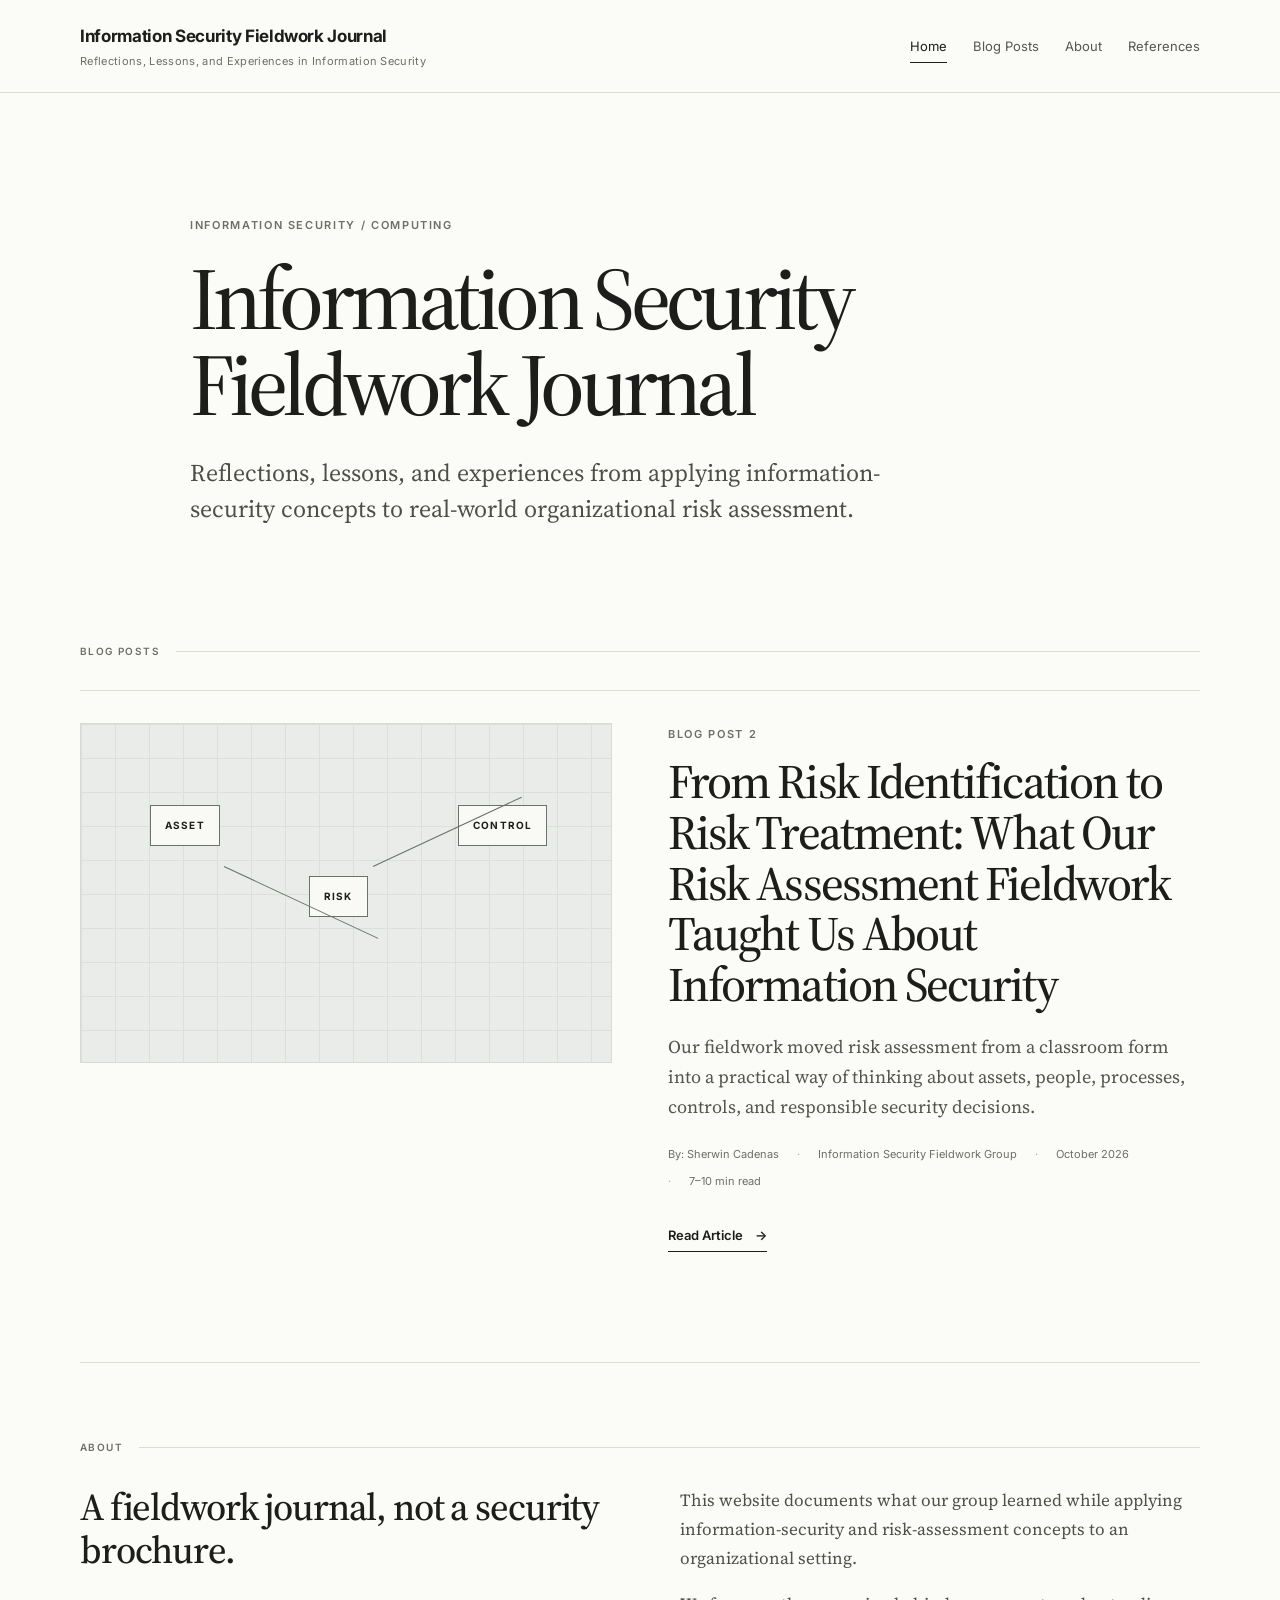
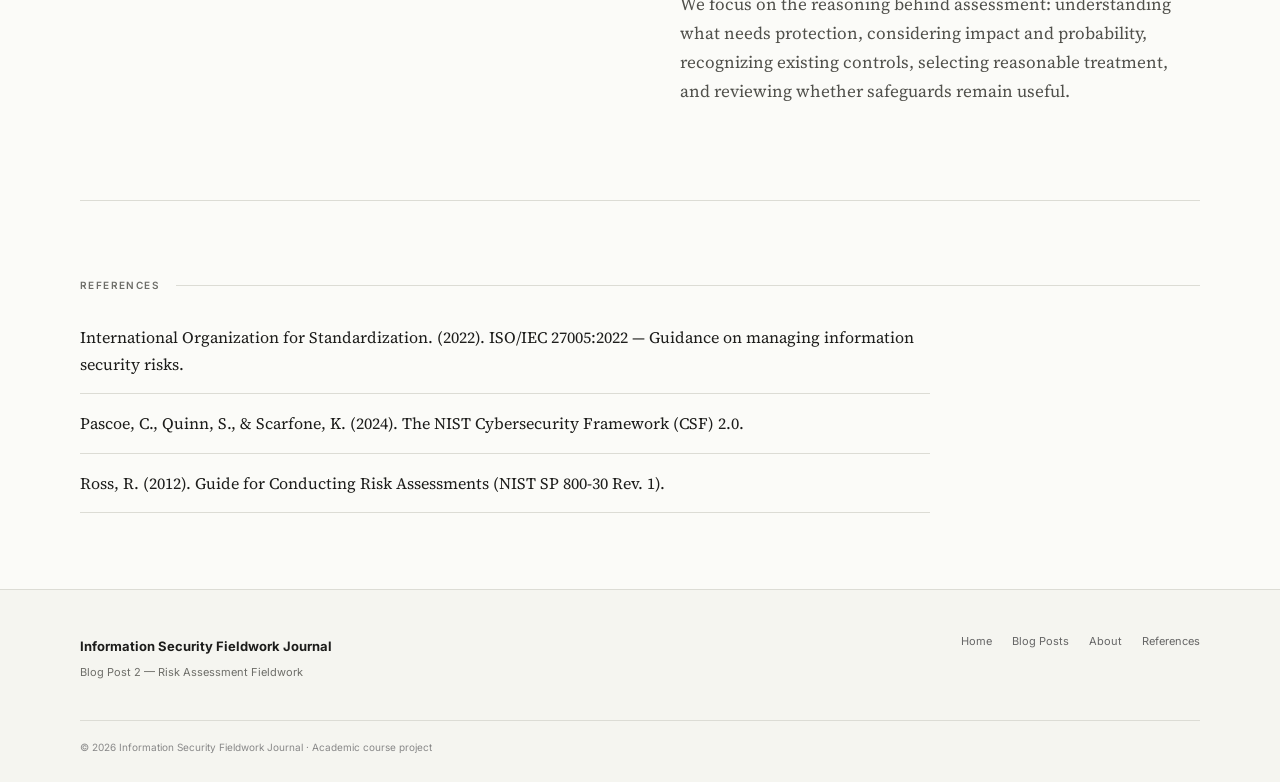
<file: index.html>
<!DOCTYPE html>
<html lang="en">
<head>
  <meta charset="UTF-8">
  <meta name="viewport" content="width=device-width, initial-scale=1.0">
  <meta name="description" content="Information Security Fieldwork Journal — reflections, lessons, and experiences in information security.">
  <title>Information Security Fieldwork Journal</title>
  <link rel="preconnect" href="https://fonts.googleapis.com">
  <link rel="preconnect" href="https://fonts.gstatic.com" crossorigin>
  <link href="https://fonts.googleapis.com/css2?family=Inter:wght@400;500;600;700&family=Source+Serif+4:opsz,wght@8..60,400;8..60,500;8..60,600&display=swap" rel="stylesheet">
  <link rel="stylesheet" href="styles.css">
</head>
<body>
<header class="site-header">
  <div class="container header-inner">
    <a class="brand" href="index.html">
      <span class="brand-title">Information Security Fieldwork Journal</span>
      <span class="brand-subtitle">Reflections, Lessons, and Experiences in Information Security</span>
    </a>
    <button class="menu-toggle" aria-label="Open navigation" aria-expanded="false">Menu</button>
    <nav class="site-nav" aria-label="Primary navigation">
      <a class="active" href="index.html">Home</a>
      <a href="blog-post-2.html">Blog Posts</a>
      <a href="#about">About</a>
      <a href="#references">References</a>
    </nav>
  </div>
</header>

<main>
  <section class="intro container">
    <p class="eyebrow">Information Security / Computing</p>
    <h1>Information Security<br>Fieldwork Journal</h1>
    <p class="intro-lead">Reflections, lessons, and experiences from applying information-security concepts to real-world organizational risk assessment.</p>
  </section>

  <section class="posts container" id="blog-posts">
    <div class="section-label">
      <span>Blog Posts</span>
      <span class="line"></span>
    </div>

    <article class="post-preview">
      <div class="post-image risk-art" role="img" aria-label="Abstract illustration representing information-security risk assessment">
        <div class="risk-grid"></div>
        <div class="risk-node node-a">ASSET</div>
        <div class="risk-node node-b">RISK</div>
        <div class="risk-node node-c">CONTROL</div>
        <div class="risk-arrow arrow-a"></div>
        <div class="risk-arrow arrow-b"></div>
      </div>
      <div class="post-copy">
        <p class="post-kicker">BLOG POST 2</p>
        <h2>From Risk Identification to Risk Treatment: What Our Risk Assessment Fieldwork Taught Us About Information Security</h2>
        <p class="post-excerpt">Our fieldwork moved risk assessment from a classroom form into a practical way of thinking about assets, people, processes, controls, and responsible security decisions.</p>
        <div class="post-meta">
          <span>By: Sherwin Cadenas</span>
          <span>Information Security Fieldwork Group</span>
          <span>October 2026</span>
          <span>7–10 min read</span>
        </div>
        <a class="text-button" href="blog-post-2.html">Read Article <span aria-hidden="true">→</span></a>
      </div>
    </article>
  </section>

  <section class="simple-section container" id="about">
    <div class="section-label"><span>About</span><span class="line"></span></div>
    <div class="two-col">
      <h2>A fieldwork journal, not a security brochure.</h2>
      <div>
        <p>This website documents what our group learned while applying information-security and risk-assessment concepts to an organizational setting.</p>
        <p>We focus on the reasoning behind assessment: understanding what needs protection, considering impact and probability, recognizing existing controls, selecting reasonable treatment, and reviewing whether safeguards remain useful.</p>
      </div>
    </div>
  </section>

  <section class="simple-section container" id="references">
    <div class="section-label"><span>References</span><span class="line"></span></div>
    <div class="reference-list">
      <a href="https://www.iso.org/standard/80585.html" target="_blank" rel="noopener">International Organization for Standardization. (2022). ISO/IEC 27005:2022 — Guidance on managing information security risks.</a>
      <a href="https://nvlpubs.nist.gov/nistpubs/CSWP/NIST.CSWP.29.pdf" target="_blank" rel="noopener">Pascoe, C., Quinn, S., &amp; Scarfone, K. (2024). The NIST Cybersecurity Framework (CSF) 2.0.</a>
      <a href="https://nvlpubs.nist.gov/nistpubs/Legacy/SP/nistspecialpublication800-30r1.pdf" target="_blank" rel="noopener">Ross, R. (2012). Guide for Conducting Risk Assessments (NIST SP 800-30 Rev. 1).</a>
    </div>
  </section>
</main>

<footer class="site-footer">
  <div class="container footer-inner">
    <div>
      <strong>Information Security Fieldwork Journal</strong>
      <p>Blog Post 2 — Risk Assessment Fieldwork</p>
    </div>
    <nav aria-label="Footer navigation">
      <a href="index.html">Home</a>
      <a href="blog-post-2.html">Blog Posts</a>
      <a href="#about">About</a>
      <a href="#references">References</a>
    </nav>
  </div>
  <div class="container footer-bottom">© 2026 Information Security Fieldwork Journal · Academic course project</div>
</footer>
<script src="script.js"></script>
</body>
</html>
</file>
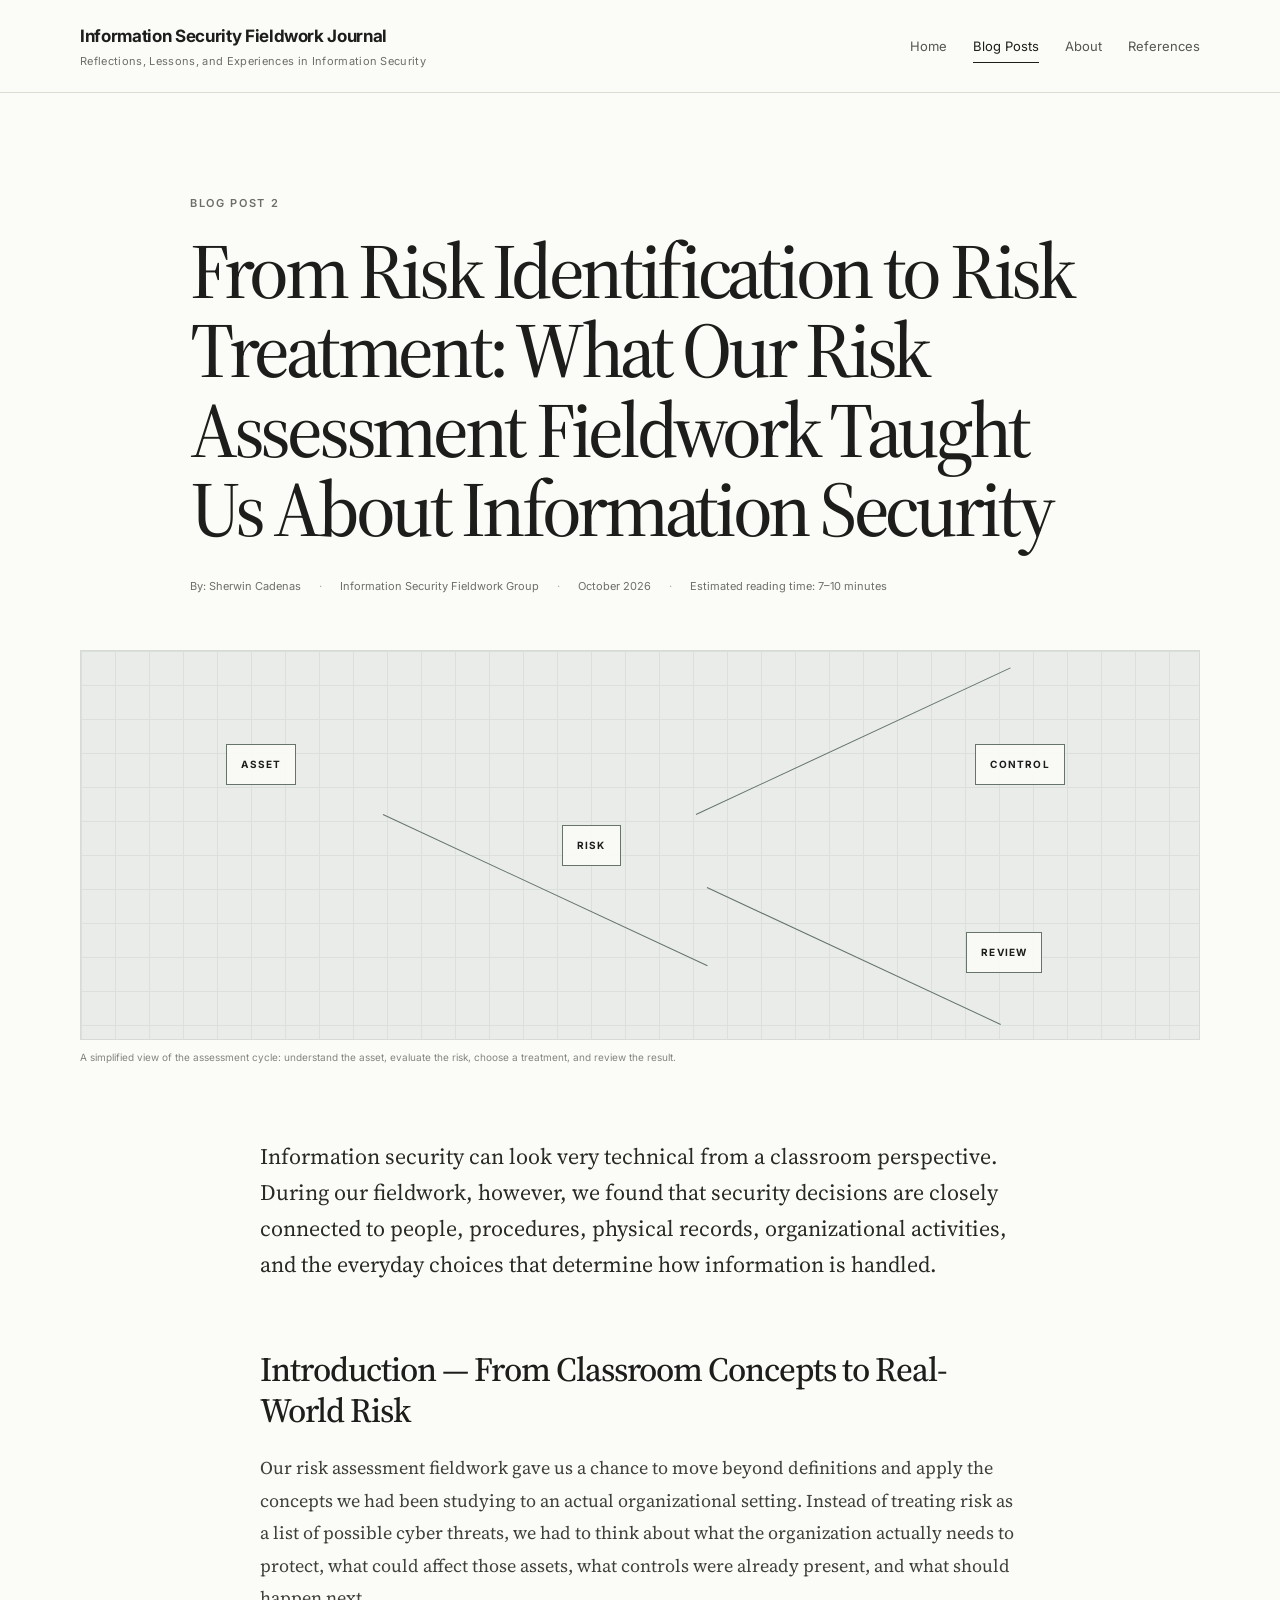
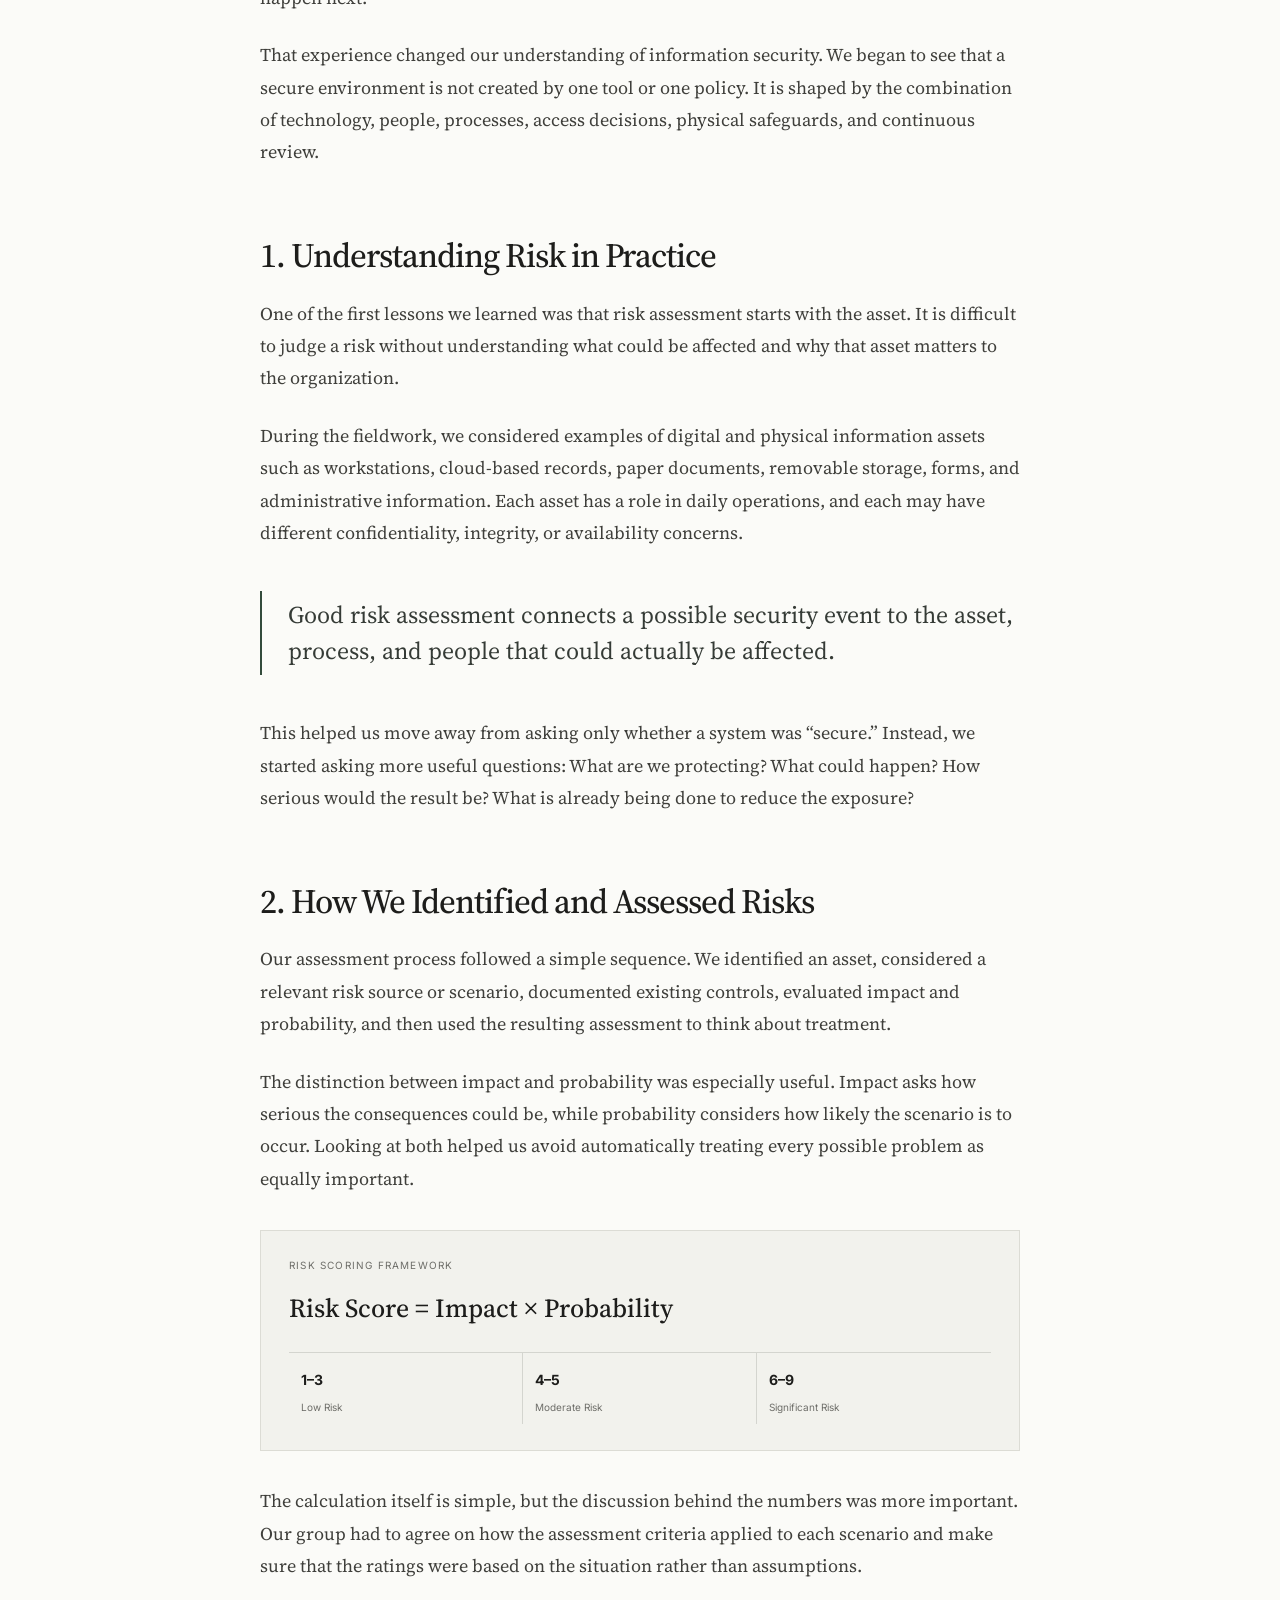
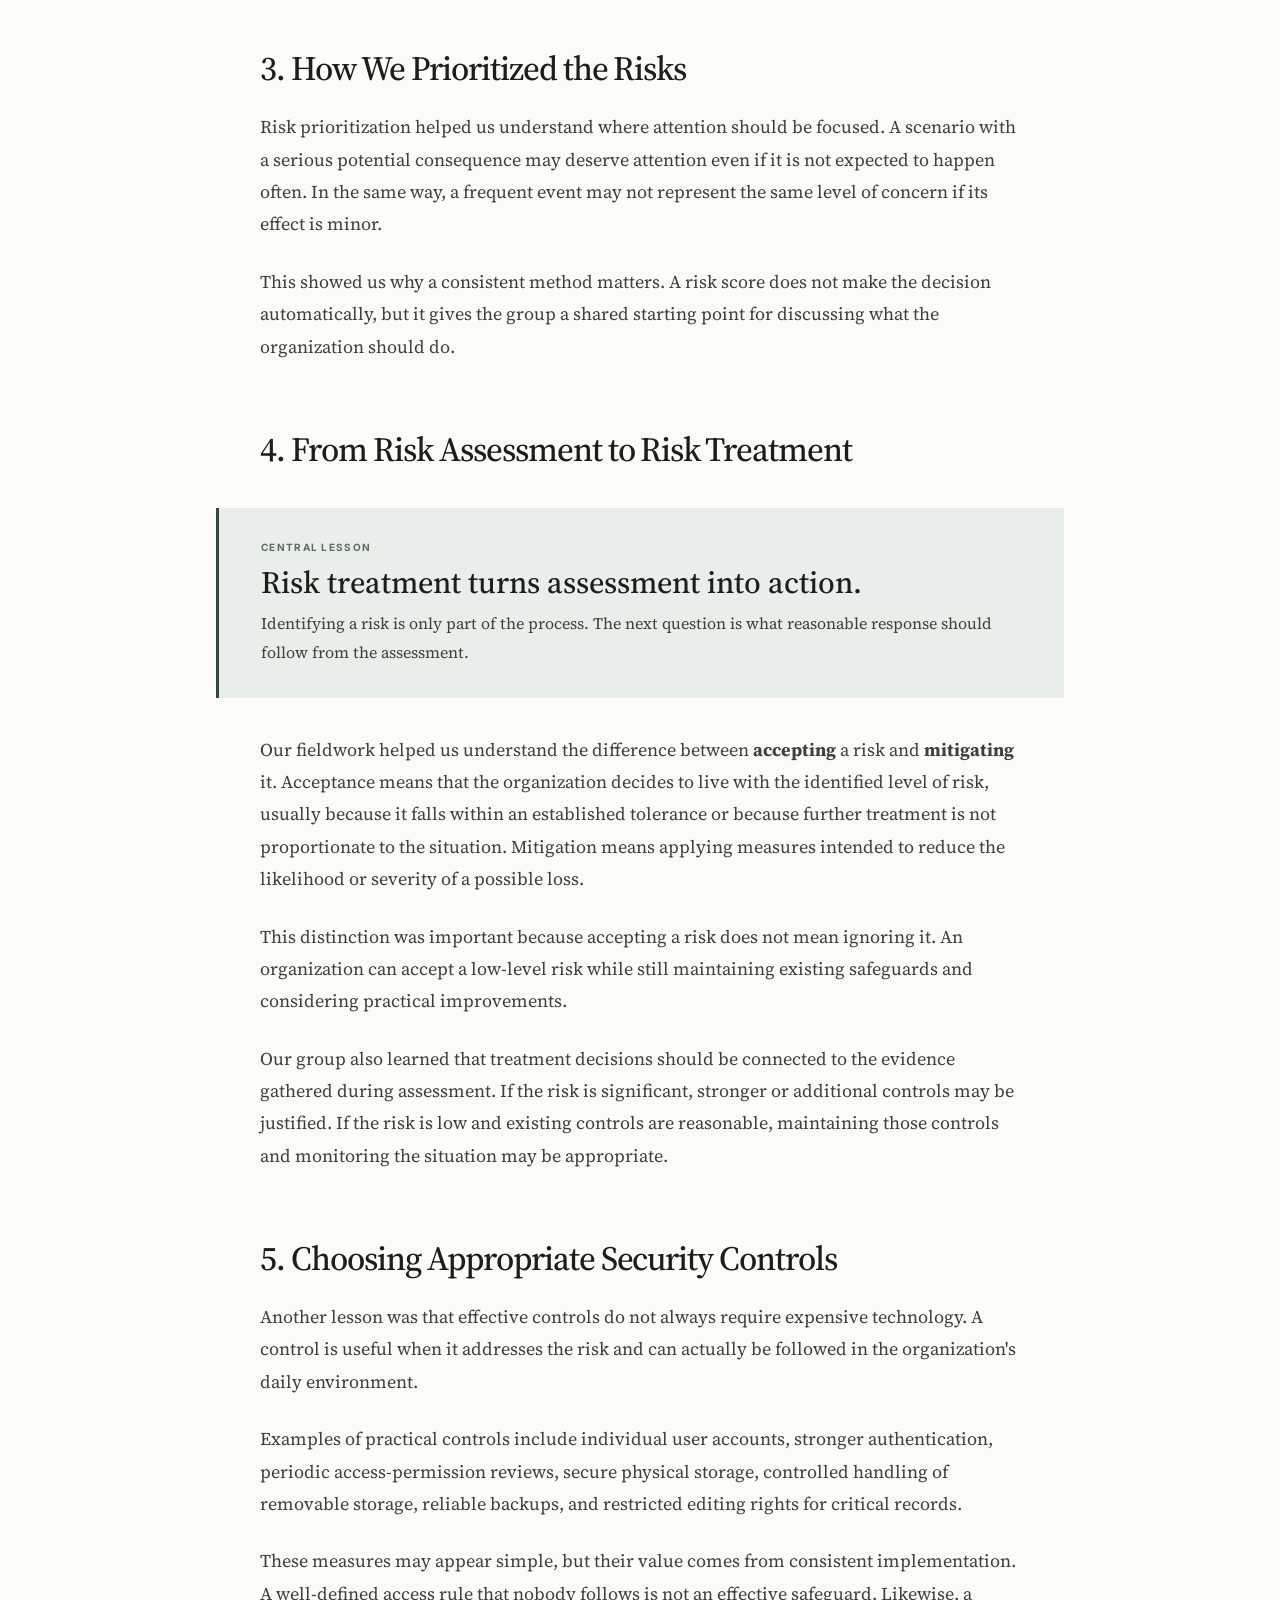
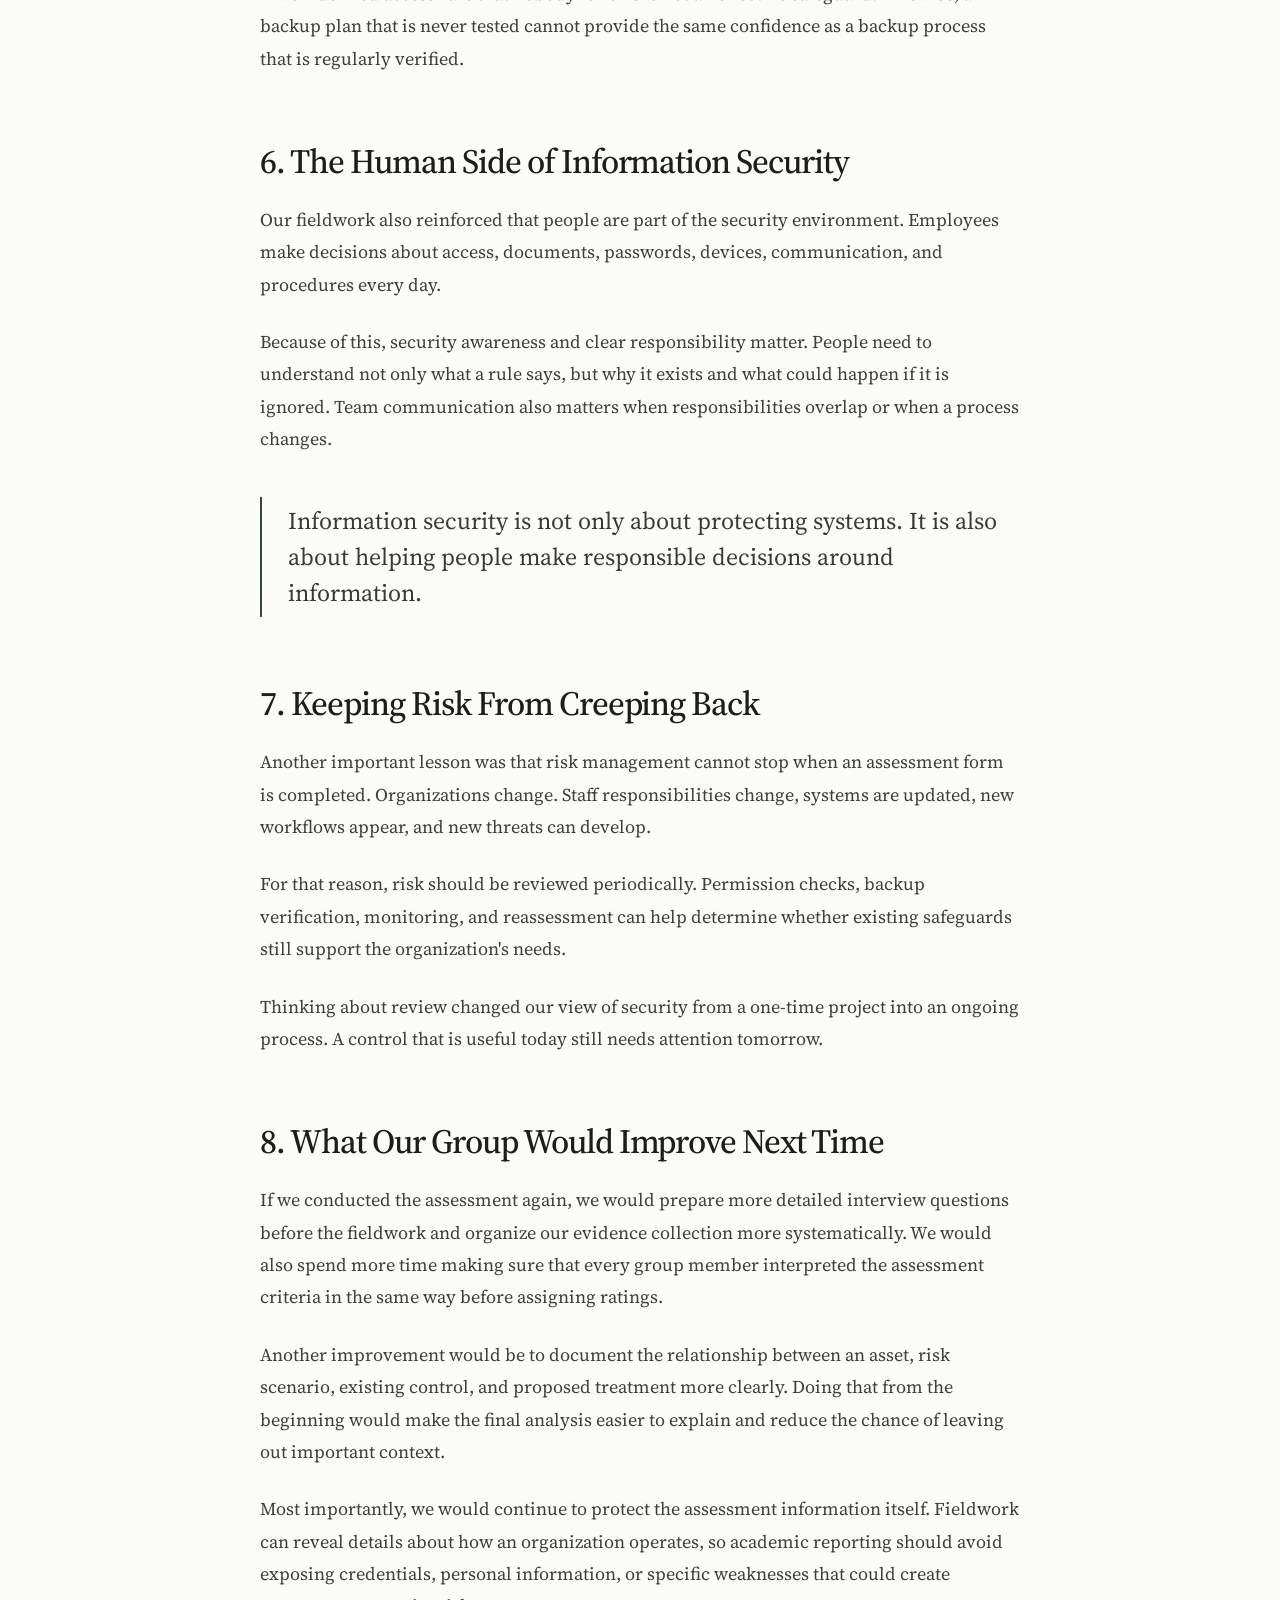
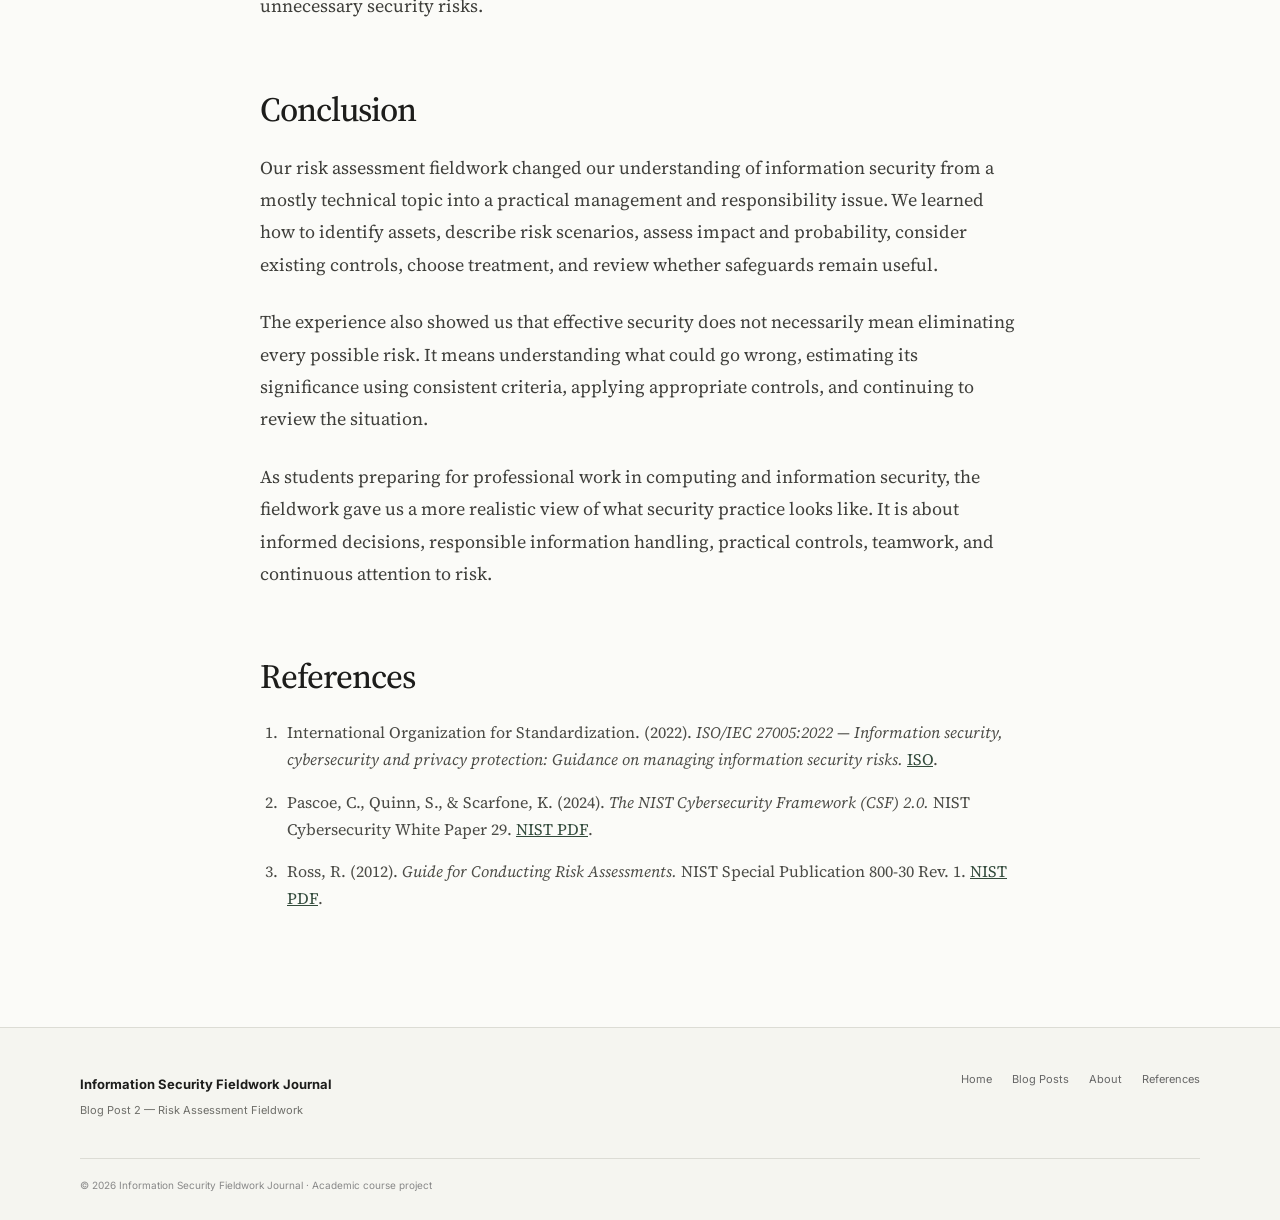
<file: blog-post-2.html>
<!DOCTYPE html>
<html lang="en">
<head>
  <meta charset="UTF-8">
  <meta name="viewport" content="width=device-width, initial-scale=1.0">
  <meta name="description" content="Blog Post 2 — From Risk Identification to Risk Treatment.">
  <title>From Risk Identification to Risk Treatment — Information Security Fieldwork Journal</title>
  <link rel="preconnect" href="https://fonts.googleapis.com">
  <link rel="preconnect" href="https://fonts.gstatic.com" crossorigin>
  <link href="https://fonts.googleapis.com/css2?family=Inter:wght@400;500;600;700&family=Source+Serif+4:opsz,wght@8..60,400;8..60,500;8..60,600&display=swap" rel="stylesheet">
  <link rel="stylesheet" href="styles.css">
</head>
<body>
<header class="site-header">
  <div class="container header-inner">
    <a class="brand" href="index.html">
      <span class="brand-title">Information Security Fieldwork Journal</span>
      <span class="brand-subtitle">Reflections, Lessons, and Experiences in Information Security</span>
    </a>
    <button class="menu-toggle" aria-label="Open navigation" aria-expanded="false">Menu</button>
    <nav class="site-nav" aria-label="Primary navigation">
      <a href="index.html">Home</a>
      <a class="active" href="blog-post-2.html">Blog Posts</a>
      <a href="index.html#about">About</a>
      <a href="index.html#references">References</a>
    </nav>
  </div>
</header>

<main>
  <article class="article">
    <header class="article-header">
      <div class="article-header-inner">
        <p class="eyebrow">BLOG POST 2</p>
        <h1>From Risk Identification to Risk Treatment: What Our Risk Assessment Fieldwork Taught Us About Information Security</h1>
        <div class="article-meta">
          <span>By: Sherwin Cadenas</span>
          <span>Information Security Fieldwork Group</span>
          <span>October 2026</span>
          <span>Estimated reading time: 7–10 minutes</span>
        </div>
      </div>
    </header>

    <div class="container article-visual">
      <div class="risk-art large" role="img" aria-label="Abstract illustration representing information-security risk assessment">
        <div class="risk-grid"></div>
        <div class="risk-node node-a">ASSET</div>
        <div class="risk-node node-b">RISK</div>
        <div class="risk-node node-c">CONTROL</div>
        <div class="risk-node node-d">REVIEW</div>
        <div class="risk-arrow arrow-a"></div>
        <div class="risk-arrow arrow-b"></div>
        <div class="risk-arrow arrow-c"></div>
      </div>
      <p class="image-caption">A simplified view of the assessment cycle: understand the asset, evaluate the risk, choose a treatment, and review the result.</p>
    </div>

    <div class="article-body">
      <div class="article-content">
        <p class="lede">Information security can look very technical from a classroom perspective. During our fieldwork, however, we found that security decisions are closely connected to people, procedures, physical records, organizational activities, and the everyday choices that determine how information is handled.</p>

        <h2>Introduction — From Classroom Concepts to Real-World Risk</h2>
        <p>Our risk assessment fieldwork gave us a chance to move beyond definitions and apply the concepts we had been studying to an actual organizational setting. Instead of treating risk as a list of possible cyber threats, we had to think about what the organization actually needs to protect, what could affect those assets, what controls were already present, and what should happen next.</p>
        <p>That experience changed our understanding of information security. We began to see that a secure environment is not created by one tool or one policy. It is shaped by the combination of technology, people, processes, access decisions, physical safeguards, and continuous review.</p>

        <h2>1. Understanding Risk in Practice</h2>
        <p>One of the first lessons we learned was that risk assessment starts with the asset. It is difficult to judge a risk without understanding what could be affected and why that asset matters to the organization.</p>
        <p>During the fieldwork, we considered examples of digital and physical information assets such as workstations, cloud-based records, paper documents, removable storage, forms, and administrative information. Each asset has a role in daily operations, and each may have different confidentiality, integrity, or availability concerns.</p>
        <blockquote>Good risk assessment connects a possible security event to the asset, process, and people that could actually be affected.</blockquote>
        <p>This helped us move away from asking only whether a system was “secure.” Instead, we started asking more useful questions: What are we protecting? What could happen? How serious would the result be? What is already being done to reduce the exposure?</p>

        <h2>2. How We Identified and Assessed Risks</h2>
        <p>Our assessment process followed a simple sequence. We identified an asset, considered a relevant risk source or scenario, documented existing controls, evaluated impact and probability, and then used the resulting assessment to think about treatment.</p>
        <p>The distinction between impact and probability was especially useful. Impact asks how serious the consequences could be, while probability considers how likely the scenario is to occur. Looking at both helped us avoid automatically treating every possible problem as equally important.</p>
        <div class="formula-box">
          <span class="formula-label">Risk scoring framework</span>
          <strong>Risk Score = Impact × Probability</strong>
          <div class="score-grid">
            <div><b>1–3</b><span>Low Risk</span></div>
            <div><b>4–5</b><span>Moderate Risk</span></div>
            <div><b>6–9</b><span>Significant Risk</span></div>
          </div>
        </div>
        <p>The calculation itself is simple, but the discussion behind the numbers was more important. Our group had to agree on how the assessment criteria applied to each scenario and make sure that the ratings were based on the situation rather than assumptions.</p>

        <h2>3. How We Prioritized the Risks</h2>
        <p>Risk prioritization helped us understand where attention should be focused. A scenario with a serious potential consequence may deserve attention even if it is not expected to happen often. In the same way, a frequent event may not represent the same level of concern if its effect is minor.</p>
        <p>This showed us why a consistent method matters. A risk score does not make the decision automatically, but it gives the group a shared starting point for discussing what the organization should do.</p>

        <h2>4. From Risk Assessment to Risk Treatment</h2>
        <div class="treatment-highlight">
          <span class="highlight-label">Central lesson</span>
          <h3>Risk treatment turns assessment into action.</h3>
          <p>Identifying a risk is only part of the process. The next question is what reasonable response should follow from the assessment.</p>
        </div>
        <p>Our fieldwork helped us understand the difference between <strong>accepting</strong> a risk and <strong>mitigating</strong> it. Acceptance means that the organization decides to live with the identified level of risk, usually because it falls within an established tolerance or because further treatment is not proportionate to the situation. Mitigation means applying measures intended to reduce the likelihood or severity of a possible loss.</p>
        <p>This distinction was important because accepting a risk does not mean ignoring it. An organization can accept a low-level risk while still maintaining existing safeguards and considering practical improvements.</p>
        <p>Our group also learned that treatment decisions should be connected to the evidence gathered during assessment. If the risk is significant, stronger or additional controls may be justified. If the risk is low and existing controls are reasonable, maintaining those controls and monitoring the situation may be appropriate.</p>

        <h2>5. Choosing Appropriate Security Controls</h2>
        <p>Another lesson was that effective controls do not always require expensive technology. A control is useful when it addresses the risk and can actually be followed in the organization's daily environment.</p>
        <p>Examples of practical controls include individual user accounts, stronger authentication, periodic access-permission reviews, secure physical storage, controlled handling of removable storage, reliable backups, and restricted editing rights for critical records.</p>
        <p>These measures may appear simple, but their value comes from consistent implementation. A well-defined access rule that nobody follows is not an effective safeguard. Likewise, a backup plan that is never tested cannot provide the same confidence as a backup process that is regularly verified.</p>

        <h2>6. The Human Side of Information Security</h2>
        <p>Our fieldwork also reinforced that people are part of the security environment. Employees make decisions about access, documents, passwords, devices, communication, and procedures every day.</p>
        <p>Because of this, security awareness and clear responsibility matter. People need to understand not only what a rule says, but why it exists and what could happen if it is ignored. Team communication also matters when responsibilities overlap or when a process changes.</p>
        <blockquote>Information security is not only about protecting systems. It is also about helping people make responsible decisions around information.</blockquote>

        <h2>7. Keeping Risk From Creeping Back</h2>
        <p>Another important lesson was that risk management cannot stop when an assessment form is completed. Organizations change. Staff responsibilities change, systems are updated, new workflows appear, and new threats can develop.</p>
        <p>For that reason, risk should be reviewed periodically. Permission checks, backup verification, monitoring, and reassessment can help determine whether existing safeguards still support the organization's needs.</p>
        <p>Thinking about review changed our view of security from a one-time project into an ongoing process. A control that is useful today still needs attention tomorrow.</p>

        <h2>8. What Our Group Would Improve Next Time</h2>
        <p>If we conducted the assessment again, we would prepare more detailed interview questions before the fieldwork and organize our evidence collection more systematically. We would also spend more time making sure that every group member interpreted the assessment criteria in the same way before assigning ratings.</p>
        <p>Another improvement would be to document the relationship between an asset, risk scenario, existing control, and proposed treatment more clearly. Doing that from the beginning would make the final analysis easier to explain and reduce the chance of leaving out important context.</p>
        <p>Most importantly, we would continue to protect the assessment information itself. Fieldwork can reveal details about how an organization operates, so academic reporting should avoid exposing credentials, personal information, or specific weaknesses that could create unnecessary security risks.</p>

        <h2>Conclusion</h2>
        <p>Our risk assessment fieldwork changed our understanding of information security from a mostly technical topic into a practical management and responsibility issue. We learned how to identify assets, describe risk scenarios, assess impact and probability, consider existing controls, choose treatment, and review whether safeguards remain useful.</p>
        <p>The experience also showed us that effective security does not necessarily mean eliminating every possible risk. It means understanding what could go wrong, estimating its significance using consistent criteria, applying appropriate controls, and continuing to review the situation.</p>
        <p>As students preparing for professional work in computing and information security, the fieldwork gave us a more realistic view of what security practice looks like. It is about informed decisions, responsible information handling, practical controls, teamwork, and continuous attention to risk.</p>

        <h2>References</h2>
        <ol class="references">
          <li>International Organization for Standardization. (2022). <em>ISO/IEC 27005:2022 — Information security, cybersecurity and privacy protection: Guidance on managing information security risks.</em> <a href="https://www.iso.org/standard/80585.html" target="_blank" rel="noopener">ISO</a>.</li>
          <li>Pascoe, C., Quinn, S., &amp; Scarfone, K. (2024). <em>The NIST Cybersecurity Framework (CSF) 2.0.</em> NIST Cybersecurity White Paper 29. <a href="https://nvlpubs.nist.gov/nistpubs/CSWP/NIST.CSWP.29.pdf" target="_blank" rel="noopener">NIST PDF</a>.</li>
          <li>Ross, R. (2012). <em>Guide for Conducting Risk Assessments.</em> NIST Special Publication 800-30 Rev. 1. <a href="https://nvlpubs.nist.gov/nistpubs/Legacy/SP/nistspecialpublication800-30r1.pdf" target="_blank" rel="noopener">NIST PDF</a>.</li>
        </ol>
      </div>
    </div>
  </article>
</main>

<footer class="site-footer">
  <div class="container footer-inner">
    <div>
      <strong>Information Security Fieldwork Journal</strong>
      <p>Blog Post 2 — Risk Assessment Fieldwork</p>
    </div>
    <nav aria-label="Footer navigation">
      <a href="index.html">Home</a>
      <a href="blog-post-2.html">Blog Posts</a>
      <a href="index.html#about">About</a>
      <a href="index.html#references">References</a>
    </nav>
  </div>
  <div class="container footer-bottom">© 2026 Information Security Fieldwork Journal · Academic course project</div>
</footer>
<script src="script.js"></script>
</body>
</html>
</file>
<file: styles.css>
*{box-sizing:border-box}
:root{
  --ink:#1d1d1b;
  --muted:#6e6e69;
  --line:#dcdcd5;
  --paper:#fbfbf8;
  --soft:#f2f2ed;
  --accent:#334b3c;
  --accent-soft:#e8eee9;
  --max:1120px;
  --reading:760px;
}
html{scroll-behavior:smooth}
body{margin:0;background:var(--paper);color:var(--ink);font-family:Inter,Arial,sans-serif;line-height:1.7}
a{color:inherit}
.container{width:min(calc(100% - 48px),var(--max));margin-inline:auto}
.site-header{border-bottom:1px solid var(--line);background:rgba(251,251,248,.96);position:sticky;top:0;z-index:20;backdrop-filter:blur(10px)}
.header-inner{min-height:92px;display:flex;align-items:center;justify-content:space-between;gap:32px}
.brand{text-decoration:none;display:flex;flex-direction:column;gap:1px}
.brand-title{font-weight:700;letter-spacing:-.02em;font-size:17px}
.brand-subtitle{font-size:11px;color:var(--muted);letter-spacing:.03em}
.site-nav{display:flex;gap:26px;align-items:center;font-size:13px}
.site-nav a{text-decoration:none;color:#565651;position:relative;padding:8px 0}
.site-nav a:hover,.site-nav a.active{color:var(--ink)}
.site-nav a.active:after{content:"";position:absolute;height:1px;background:var(--ink);left:0;right:0;bottom:2px}
.menu-toggle{display:none;border:1px solid var(--line);background:transparent;padding:8px 12px;font:inherit;font-size:12px}
.intro{padding:112px 0 116px;max-width:900px}
.eyebrow,.post-kicker{font-size:11px;letter-spacing:.15em;text-transform:uppercase;color:var(--muted);font-weight:600}
.intro h1{font-family:"Source Serif 4",Georgia,serif;font-size:clamp(48px,7vw,88px);font-weight:500;letter-spacing:-.055em;line-height:.98;margin:20px 0 28px}
.intro-lead{font-family:"Source Serif 4",Georgia,serif;font-size:24px;line-height:1.5;color:#4e4e49;max-width:760px;margin:0}
.posts{padding-bottom:110px}
.section-label{display:flex;align-items:center;gap:16px;text-transform:uppercase;letter-spacing:.14em;font-size:10px;color:var(--muted);font-weight:600;margin-bottom:30px}
.section-label .line{height:1px;background:var(--line);flex:1}
.post-preview{display:grid;grid-template-columns:minmax(340px,1fr) minmax(340px,1fr);border-top:1px solid var(--line);padding-top:32px;gap:56px;align-items:start}
.risk-art{position:relative;overflow:hidden;background:#e9ece8;min-height:340px;border:1px solid #d7dbd5}
.risk-art.large{min-height:390px}
.risk-grid{position:absolute;inset:0;background-image:linear-gradient(#cbd1ca 1px,transparent 1px),linear-gradient(90deg,#cbd1ca 1px,transparent 1px);background-size:34px 34px;opacity:.42}
.risk-node{position:absolute;border:1px solid #67746b;background:rgba(251,251,248,.92);font-size:10px;letter-spacing:.12em;padding:11px 14px;font-weight:700}
.node-a{left:13%;top:24%}.node-b{left:43%;top:45%}.node-c{right:12%;top:24%}.node-d{right:14%;bottom:17%}
.risk-arrow{height:1px;background:#66746b;position:absolute;transform-origin:left center}
.arrow-a{width:32%;left:27%;top:42%;transform:rotate(25deg)}
.arrow-b{width:31%;left:55%;top:42%;transform:rotate(-25deg)}
.arrow-c{width:29%;left:56%;top:61%;transform:rotate(25deg)}
.post-copy{padding-top:2px}
.post-kicker{margin:0 0 12px}
.post-copy h2{font-family:"Source Serif 4",Georgia,serif;font-size:clamp(31px,4vw,48px);line-height:1.06;letter-spacing:-.04em;font-weight:500;margin:0 0 22px}
.post-excerpt{font-family:"Source Serif 4",Georgia,serif;font-size:18px;line-height:1.65;color:#55554f;margin:0 0 24px}
.post-meta,.article-meta{display:flex;flex-wrap:wrap;gap:8px 18px;color:var(--muted);font-size:11px}
.post-meta span+span:before,.article-meta span+span:before{content:"·";margin-right:18px;color:#aaa}
.text-button{display:inline-flex;align-items:center;gap:12px;text-decoration:none;border-bottom:1px solid var(--ink);padding:5px 0;margin-top:28px;font-size:13px;font-weight:600}
.text-button:hover{gap:17px}
.simple-section{padding:76px 0;border-top:1px solid var(--line)}
.two-col{display:grid;grid-template-columns:1fr 1fr;gap:80px}
.two-col h2{font-family:"Source Serif 4",Georgia,serif;font-size:38px;line-height:1.15;font-weight:500;letter-spacing:-.03em;margin:0}
.two-col p{font-family:"Source Serif 4",Georgia,serif;font-size:17px;color:#50504b;margin:0 0 18px}
.reference-list{display:flex;flex-direction:column;gap:16px;max-width:850px}
.reference-list a{font-family:"Source Serif 4",Georgia,serif;font-size:16px;text-decoration:none;border-bottom:1px solid var(--line);padding-bottom:15px}
.reference-list a:hover{border-color:var(--ink)}
.site-footer{border-top:1px solid var(--line);padding:42px 0 26px;background:#f5f5f0}
.footer-inner{display:flex;justify-content:space-between;gap:40px}
.footer-inner strong{font-size:13px}.footer-inner p{font-size:11px;color:var(--muted);margin:4px 0 0}
.footer-inner nav{display:flex;gap:20px;font-size:11px;color:#666}
.footer-inner nav a{text-decoration:none}
.footer-bottom{font-size:10px;color:#888;margin-top:38px;padding-top:18px;border-top:1px solid var(--line)}
.article-header{padding:90px 0 54px}
.article-header-inner{width:min(calc(100% - 48px),900px);margin:auto}
.article-header h1{font-family:"Source Serif 4",Georgia,serif;font-size:clamp(45px,6.3vw,78px);font-weight:500;line-height:1.02;letter-spacing:-.055em;max-width:980px;margin:18px 0 28px}
.article-visual{max-width:1120px}
.image-caption{font-size:10px;color:#85857f;margin:9px 0 0}
.article-body{padding:72px 24px 100px}
.article-content{max-width:var(--reading);margin:auto}
.article-content p{font-family:"Source Serif 4",Georgia,serif;font-size:18px;line-height:1.8;color:#3f3f3b;margin:0 0 25px}
.article-content .lede{font-size:22px;line-height:1.65;color:#292925;margin-bottom:52px}
.article-content h2{font-family:"Source Serif 4",Georgia,serif;font-size:34px;line-height:1.2;font-weight:500;letter-spacing:-.03em;margin:66px 0 22px}
.article-content blockquote{border-left:2px solid var(--accent);margin:42px 0;padding:6px 0 6px 26px;font-family:"Source Serif 4",Georgia,serif;font-size:24px;line-height:1.5;color:#353b36}
.formula-box{background:var(--soft);border:1px solid var(--line);padding:26px 28px;margin:35px 0 34px}
.formula-label{display:block;text-transform:uppercase;letter-spacing:.12em;font-size:10px;color:var(--muted);margin-bottom:12px}
.formula-box strong{font-family:"Source Serif 4",Georgia,serif;font-size:26px;font-weight:500}
.score-grid{display:grid;grid-template-columns:repeat(3,1fr);margin-top:22px;border-top:1px solid #d4d5cf}
.score-grid div{padding:15px 12px 5px;border-right:1px solid #d4d5cf}
.score-grid div:last-child{border-right:0}
.score-grid b{display:block;font-size:14px}.score-grid span{font-size:10px;color:var(--muted)}
.treatment-highlight{margin:38px -44px 36px;padding:31px 42px;background:var(--accent-soft);border-left:3px solid var(--accent)}
.highlight-label{display:block;text-transform:uppercase;letter-spacing:.13em;font-size:10px;color:#5d6d61;font-weight:700;margin-bottom:8px}
.treatment-highlight h3{font-family:"Source Serif 4",Georgia,serif;font-size:31px;line-height:1.2;font-weight:500;margin:0 0 8px}
.treatment-highlight p{margin:0;font-size:16px}
.references{padding-left:22px;margin:0}
.references li{font-family:"Source Serif 4",Georgia,serif;font-size:16px;line-height:1.7;color:#4b4b46;padding-left:5px;margin-bottom:15px}
.references a{color:#334b3c}
@media(max-width:800px){
  .container{width:min(calc(100% - 34px),var(--max))}
  .header-inner{min-height:74px}
  .brand-subtitle{display:none}
  .menu-toggle{display:block}
  .site-nav{display:none;position:absolute;left:0;right:0;top:74px;background:var(--paper);border-bottom:1px solid var(--line);padding:12px 17px;flex-direction:column;align-items:flex-start;gap:0}
  .site-nav.open{display:flex}
  .site-nav a{width:100%;padding:11px 0}
  .intro{padding:76px 0 80px}
  .intro h1{font-size:52px}
  .intro-lead{font-size:20px}
  .post-preview{grid-template-columns:1fr;gap:30px}
  .risk-art{min-height:290px}
  .two-col{grid-template-columns:1fr;gap:28px}
  .article-header{padding:64px 0 40px}
  .article-header h1{font-size:48px}
  .article-body{padding:52px 17px 80px}
  .article-content p{font-size:17px}
  .article-content .lede{font-size:20px}
  .article-content h2{font-size:31px;margin-top:54px}
  .treatment-highlight{margin-left:0;margin-right:0;padding:25px}
  .score-grid{grid-template-columns:1fr}
  .score-grid div{border-right:0;border-bottom:1px solid #d4d5cf}
  .score-grid div:last-child{border-bottom:0}
  .footer-inner{flex-direction:column}
  .footer-inner nav{flex-wrap:wrap}
}
@media(max-width:430px){
  .intro h1{font-size:43px}
  .post-copy h2{font-size:33px}
  .article-header h1{font-size:41px}
  .article-content blockquote{font-size:21px;padding-left:20px}
}
</file>
